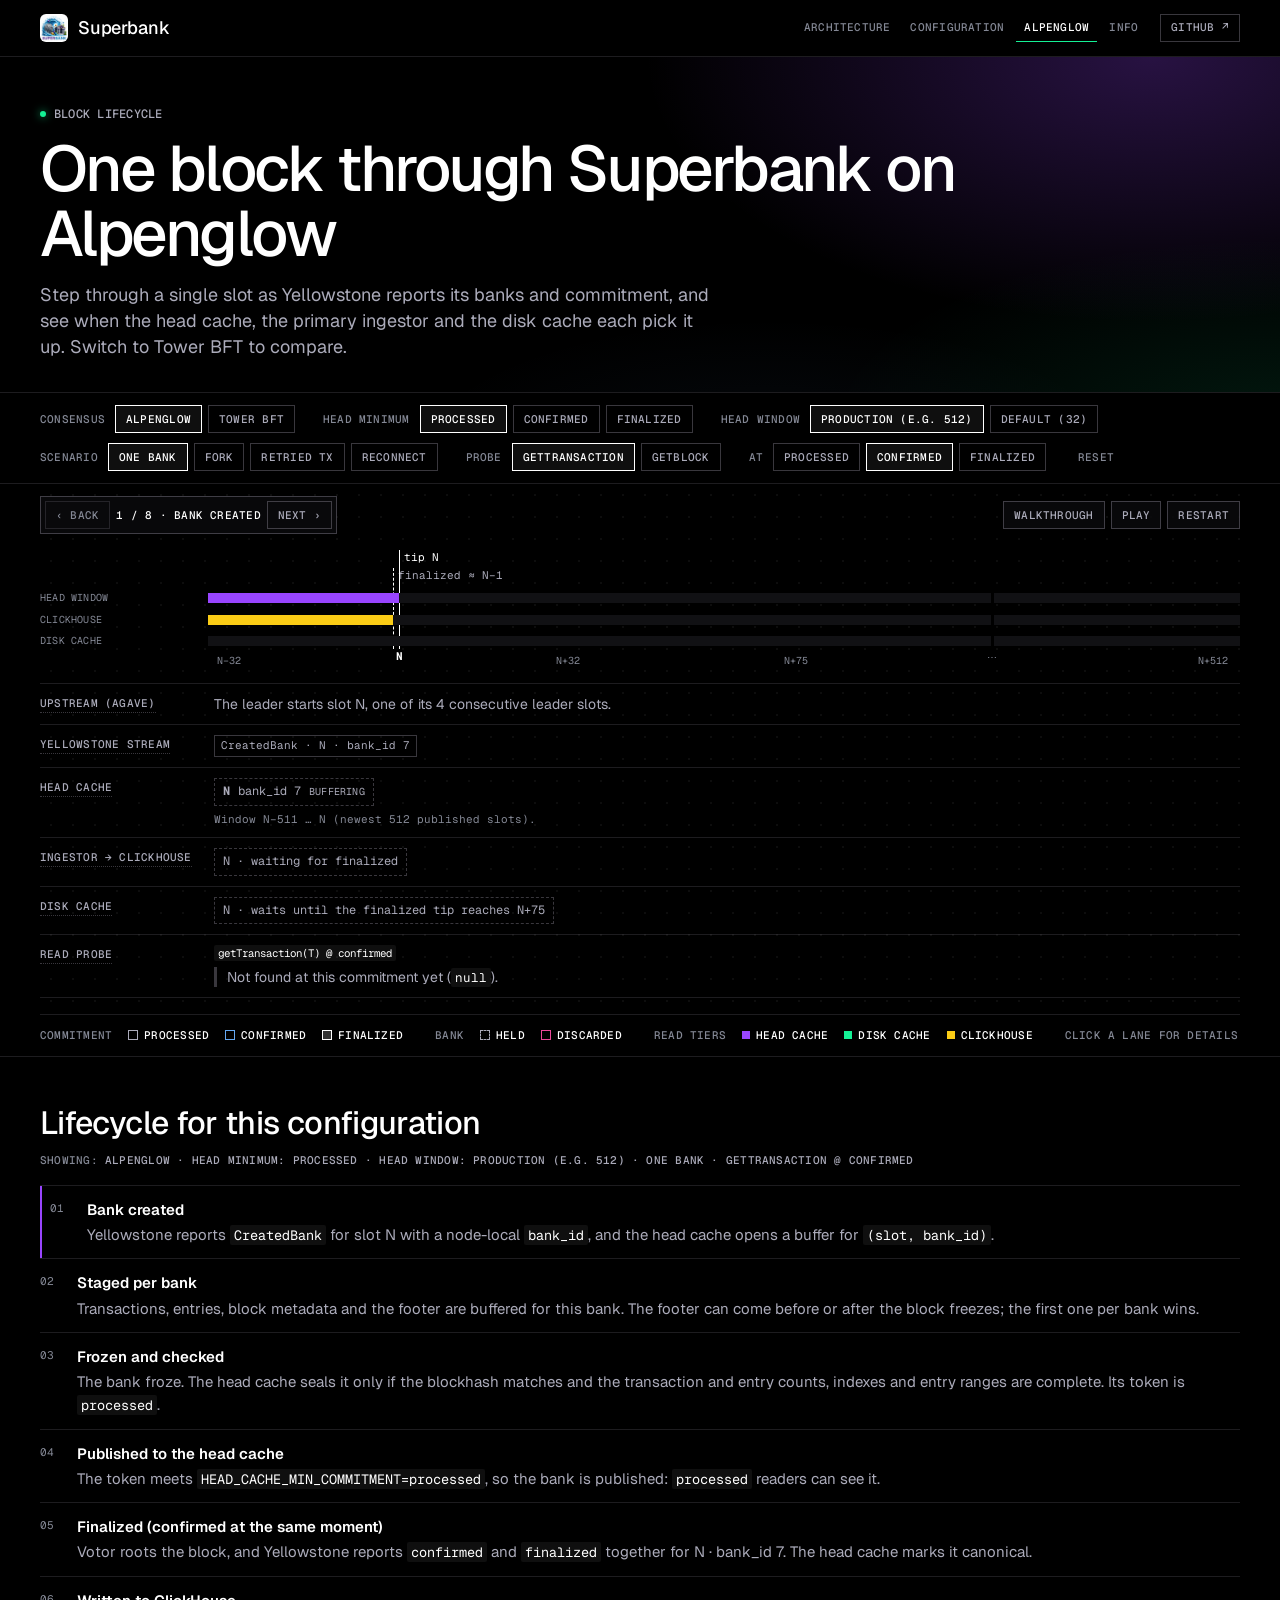
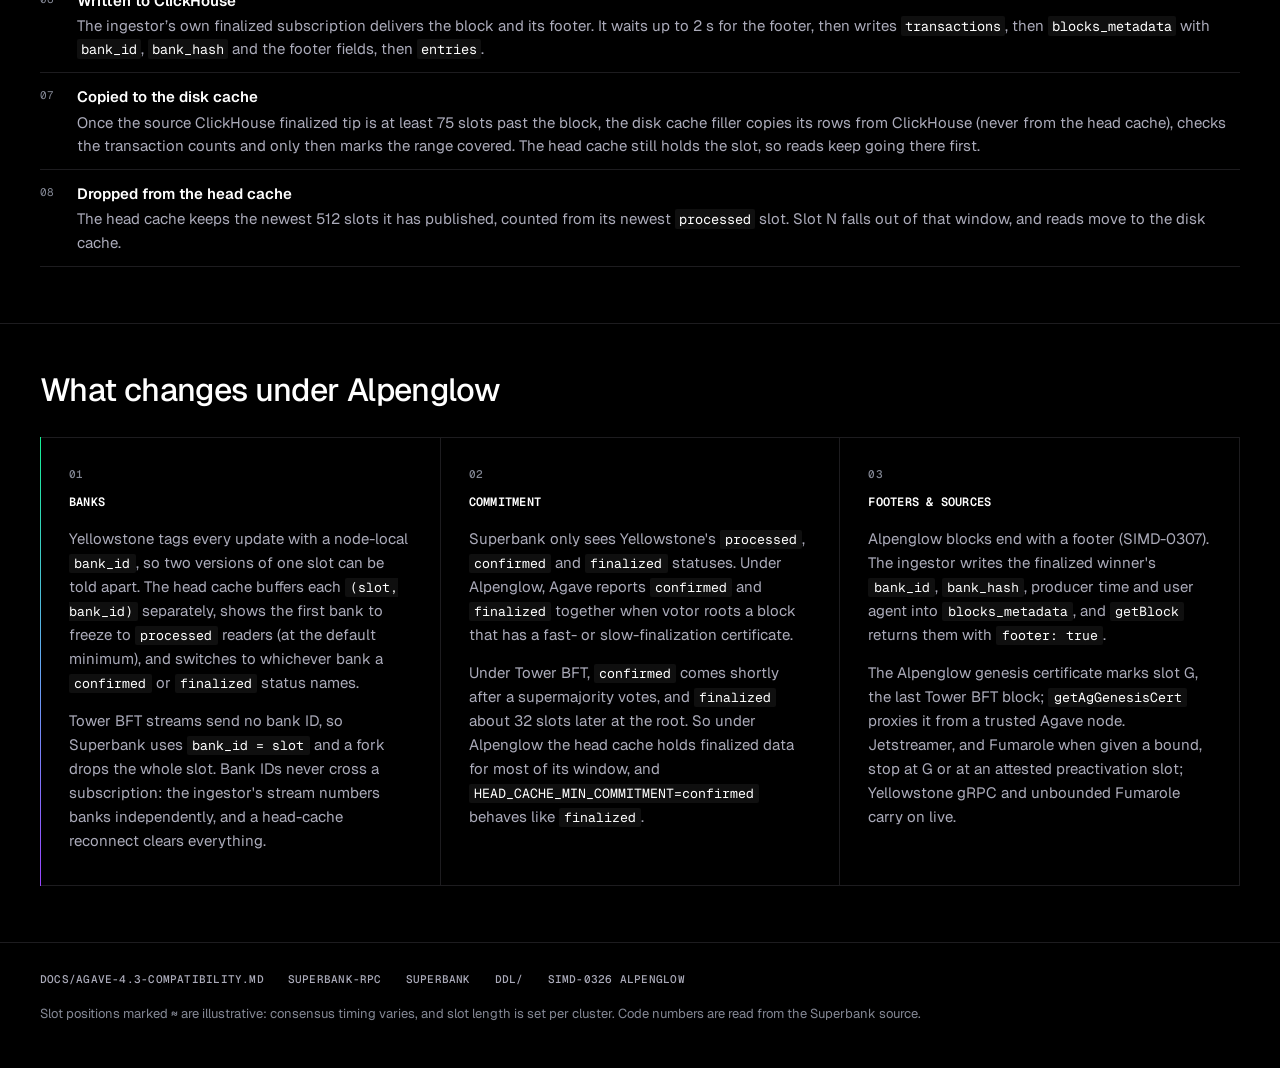
<file: site/alpenglow.html>
<!doctype html>
<html lang="en">
<head>
  <meta charset="utf-8">
  <meta name="viewport" content="width=device-width, initial-scale=1">
  <title>Superbank on Alpenglow</title>
  <meta name="description" content="Follow one block through Superbank under Alpenglow and Tower BFT: banks, confirmation levels, and when the block reaches the head cache, the primary ingestor and the disk cache.">
  <meta name="color-scheme" content="dark">
  <meta name="theme-color" content="#000000">
  <link rel="icon" type="image/png" href="assets/superbank.png">
  <link rel="preconnect" href="https://fonts.googleapis.com">
  <link rel="preconnect" href="https://fonts.gstatic.com" crossorigin>
  <link rel="stylesheet" href="https://fonts.googleapis.com/css2?family=Geist:wght@400;500;600&family=Geist+Mono:wght@400;500;700&display=swap">
  <link rel="stylesheet" href="styles.css">
  <link rel="stylesheet" href="alpenglow.css">
  <script type="module" src="js/alpenglow-page.js"></script>
</head>
<body class="ag-page">
  <!-- A hash-based skip link would collide with the state hash, so this is a button wired up in alpenglow-page.js. -->
  <button type="button" id="skip-summary" class="skip-link">Skip to the lifecycle summary</button>

  <header class="site-header">
    <div class="wrap site-header__inner">
      <img class="brand__logo" src="assets/superbank.png" alt="" width="28" height="28">
      <p class="brand__name">Superbank</p>
      <nav class="site-nav" aria-label="Site">
        <a class="site-nav__link" href="./">Architecture</a>
        <a class="site-nav__link" href="config.html">Configuration</a>
        <a class="site-nav__link" href="alpenglow.html" aria-current="page">Alpenglow</a>
        <a class="site-nav__link" href="info.html">Info</a>
      </nav>
      <a class="chip-link" href="https://github.com/solana-rpc/superbank" target="_blank" rel="noopener noreferrer">GitHub ↗</a>
    </div>
  </header>

  <section class="hero" aria-labelledby="hero-title">
    <div class="wrap hero__inner">
      <p class="eyebrow"><span class="eyebrow__dot" aria-hidden="true"></span>Block lifecycle</p>
      <h1 id="hero-title" class="hero__title">One block through Superbank on Alpenglow</h1>
      <p class="hero__lead">Step through a single slot as Yellowstone reports its banks and commitment, and see when the head cache, the primary ingestor and the disk cache each pick it up. Switch to Tower BFT to compare.</p>
    </div>
  </section>

  <!-- Direct child of body: position: sticky only holds inside its parent. -->
  <section id="controls" aria-label="Configure the lifecycle">
    <div class="wrap">
      <details id="controls-details" class="controls" open>
        <summary class="controls__summary">
          <span class="controls__summary-label">Configure</span>
          <span class="controls__summary-state" id="controls-state"></span>
        </summary>
        <div class="controls__body">
          <div class="controls__groups" id="controls-groups"></div>
          <button type="button" id="reset-config" class="link-button">Reset</button>
        </div>
      </details>
    </div>
  </section>

  <main>
    <div class="stage-band">
    <div class="wrap stage" id="stage">
      <div class="stage__main">
        <!-- On wide screens #panel is a drawer inside this box; on phones the box
             dissolves and the panel stacks below the legend. -->
        <div class="stage__canvas">
          <div class="stage__view" id="stage-view">
            <div id="timeline" class="ag-timeline" aria-describedby="summary"></div>
            <div id="scene-actions" class="scene-actions">
              <button type="button" id="walkthrough" class="btn btn--overlay" aria-pressed="false">Walkthrough</button>
              <button type="button" id="play" class="btn btn--overlay" aria-pressed="false">Play</button>
              <button type="button" id="restart" class="btn btn--overlay">Restart</button>
            </div>
            <!-- Steps through the lifecycle for this configuration; wired up in alpenglow-page.js. -->
            <div id="walk-bar" class="walk-bar" role="group" aria-label="Lifecycle steps">
              <div class="walk-bar__nav">
                <button type="button" id="walk-prev" class="btn btn--overlay"><span aria-hidden="true">‹ </span>Back</button>
                <p id="walk-status" class="walk-bar__status"></p>
                <button type="button" id="walk-next" class="btn btn--overlay">Next<span aria-hidden="true"> ›</span></button>
              </div>
            </div>
          </div>

          <aside id="panel" class="panel" aria-label="Details" tabindex="-1"></aside>
        </div>

        <div class="legend-row">
          <div id="legend" class="legend" role="group" aria-label="Legend">
            <ul class="legend__list" aria-label="Commitment">
              <li><span class="ag-swatch ag-swatch--processed"></span>Processed</li>
              <li><span class="ag-swatch ag-swatch--confirmed"></span>Confirmed</li>
              <li><span class="ag-swatch ag-swatch--finalized"></span>Finalized</li>
            </ul>
            <ul class="legend__list" aria-label="Bank">
              <li><span class="ag-swatch ag-swatch--held"></span>Held</li>
              <li><span class="ag-swatch ag-swatch--discarded"></span>Discarded</li>
            </ul>
            <ul class="legend__list" aria-label="Read tiers">
              <li><span class="swatch swatch--head"></span>Head cache</li>
              <li><span class="swatch swatch--disk"></span>Disk cache</li>
              <li><span class="swatch swatch--clickhouse"></span>ClickHouse</li>
            </ul>
          </div>
          <p class="legend-row__hint">Click a lane for details</p>
        </div>
        <!-- Announces the step and selection; the drawer itself is not a live region. -->
        <div id="panel-status" class="sr-only" role="status"></div>
      </div>
    </div>
    </div>

    <section id="summary" class="band" aria-labelledby="summary-title" tabindex="-1">
      <div class="wrap band__inner">
        <h2 id="summary-title">Lifecycle for this configuration</h2>
        <p class="summary__config" id="summary-config"></p>
        <ol class="ag-steps" id="summary-body"></ol>
        <noscript>
          <p class="notice">The interactive timeline needs JavaScript. In short, on Alpenglow with the defaults:</p>
          <ol class="ag-steps">
            <li>Yellowstone reports a new bank for slot N with a node-local <code>bank_id</code>; the head cache buffers it.</li>
            <li>The bank freezes and passes the completeness check; at <code>processed</code> it is published to the head cache.</li>
            <li>Votor roots the block once it has a finalization certificate; Yellowstone reports <code>confirmed</code> and <code>finalized</code> together.</li>
            <li>The ingestor's own finalized subscription writes it to ClickHouse, with the footer fields in <code>blocks_metadata</code>.</li>
            <li>When the finalized tip is at least 75 slots past it, the disk cache copies it from ClickHouse.</li>
            <li>The head cache keeps answering first until the slot leaves its window: several hundred slots or more in production (the code default of 32 is a development size). Reads then come from the disk cache.</li>
          </ol>
        </noscript>
      </div>
    </section>

    <section class="band" aria-labelledby="story-title">
      <div class="wrap band__inner">
        <h2 id="story-title">What changes under Alpenglow</h2>
        <div class="cells">
          <article class="cell">
            <span class="cell__index" aria-hidden="true">01</span>
            <h3 class="cell__title">Banks</h3>
            <p>Yellowstone tags every update with a node-local <code>bank_id</code>, so two versions of one slot can be told apart. The head cache buffers each <code>(slot, bank_id)</code> separately, shows the first bank to freeze to <code>processed</code> readers (at the default minimum), and switches to whichever bank a <code>confirmed</code> or <code>finalized</code> status names.</p>
            <p>Tower BFT streams send no bank ID, so Superbank uses <code>bank_id = slot</code> and a fork drops the whole slot. Bank IDs never cross a subscription: the ingestor's stream numbers banks independently, and a head-cache reconnect clears everything.</p>
          </article>
          <article class="cell">
            <span class="cell__index" aria-hidden="true">02</span>
            <h3 class="cell__title">Commitment</h3>
            <p>Superbank only sees Yellowstone's <code>processed</code>, <code>confirmed</code> and <code>finalized</code> statuses. Under Alpenglow, Agave reports <code>confirmed</code> and <code>finalized</code> together when votor roots a block that has a fast- or slow-finalization certificate.</p>
            <p>Under Tower BFT, <code>confirmed</code> comes shortly after a supermajority votes, and <code>finalized</code> about 32 slots later at the root. So under Alpenglow the head cache holds finalized data for most of its window, and <code>HEAD_CACHE_MIN_COMMITMENT=confirmed</code> behaves like <code>finalized</code>.</p>
          </article>
          <article class="cell">
            <span class="cell__index" aria-hidden="true">03</span>
            <h3 class="cell__title">Footers &amp; sources</h3>
            <p>Alpenglow blocks end with a footer (SIMD-0307). The ingestor writes the finalized winner's <code>bank_id</code>, <code>bank_hash</code>, producer time and user agent into <code>blocks_metadata</code>, and <code>getBlock</code> returns them with <code>footer: true</code>.</p>
            <p>The Alpenglow genesis certificate marks slot G, the last Tower BFT block; <code>getAgGenesisCert</code> proxies it from a trusted Agave node. Jetstreamer, and Fumarole when given a bound, stop at G or at an attested preactivation slot; Yellowstone gRPC and unbounded Fumarole carry on live.</p>
          </article>
        </div>
      </div>
    </section>
  </main>

  <footer class="site-footer">
    <div class="wrap">
      <ul class="site-footer__links">
        <li><a href="https://github.com/solana-rpc/superbank/blob/main/docs/agave-4.3-compatibility.md" target="_blank" rel="noopener noreferrer">docs/agave-4.3-compatibility.md</a></li>
        <li><a href="https://github.com/solana-rpc/superbank/blob/main/crates/superbank-rpc/README.md" target="_blank" rel="noopener noreferrer">superbank-rpc</a></li>
        <li><a href="https://github.com/solana-rpc/superbank/blob/main/crates/superbank/README.md" target="_blank" rel="noopener noreferrer">superbank</a></li>
        <li><a href="https://github.com/solana-rpc/superbank/blob/main/ddl/README.md" target="_blank" rel="noopener noreferrer">ddl/</a></li>
        <li><a href="https://github.com/solana-foundation/solana-improvement-documents/blob/f1f6c8b05dc205552d3c290a854a438392701107/proposals/0326-alpenglow.md" target="_blank" rel="noopener noreferrer">SIMD-0326 Alpenglow</a></li>
      </ul>
      <p class="site-footer__note">Slot positions marked ≈ are illustrative: consensus timing varies, and slot length is set per cluster. Code numbers are read from the Superbank source.</p>
    </div>
  </footer>
</body>
</html>
</file>
<file: site/styles.css>
/* Superbank architecture explorer.
   Dark only, styled after solana.com/data: black page, hairline rules, square
   mono chips and cells, Geist type. Mobile-first; the stage gains its overlay
   drawer at 900px. Particle and tier colours match scene.js. This page uses
   Solana's palette and gradient but not its logo, and is not affiliated with
   or endorsed by Solana Foundation. */

:root {
  color-scheme: dark;

  --bg: #000000;
  --surface: #0a0a0c;
  --surface-2: #111114;
  --line: rgba(236, 228, 253, 0.12);
  --line-strong: rgba(236, 228, 253, 0.24);
  --text: #ffffff;
  --text-2: #ababba;
  --text-3: #848895;

  --purple: #9945ff;
  --green: #14f195;
  --blue: #64a8f2;
  --orange: #f59e0b;
  --yellow: #facc15;
  --pink: #ec4899;
  --meta: #ababba;
  --amber: #f59e0b;
  --gradient: linear-gradient(225deg, #14f195 16.12%, #64a8f2 49.58%, #9945ff 83.36%);
  --gradient-v: linear-gradient(180deg, #14f195, #64a8f2 50%, #9945ff);

  --code-bg: rgba(255, 255, 255, 0.06);
  --grid-dot: rgba(255, 255, 255, 0.05);
  --label-bg: rgba(10, 10, 12, 0.88);

  --gutter: 16px;
  --wrap: 1360px;
  --bar-h: 64px;
  --stage-h: clamp(300px, 55vh, 560px);
  --drawer-w: 360px;
  --font: 'Geist', ui-sans-serif, system-ui, -apple-system, 'Segoe UI', sans-serif;
  --mono: 'Geist Mono', ui-monospace, SFMono-Regular, Menlo, monospace;
}

*,
*::before,
*::after {
  box-sizing: border-box;
}

[hidden] {
  display: none !important;
}

html {
  -webkit-text-size-adjust: 100%;
  scroll-padding-top: var(--bar-h);
}

body {
  margin: 0;
  background: var(--bg);
  color: var(--text-2);
  font-family: var(--font);
  font-size: 15px;
  line-height: 1.55;
  overflow-x: clip;
  -webkit-font-smoothing: antialiased;
}

::selection {
  background: rgba(153, 69, 255, 0.5);
  color: #fff;
}

h1,
h2,
h3,
p,
ul,
ol {
  margin: 0;
}

h1,
h2,
h3 {
  color: var(--text);
  font-weight: 500;
}

a {
  color: var(--green);
  text-underline-offset: 3px;
}

a:hover {
  text-decoration-thickness: 2px;
}

code {
  padding: 0.08em 0.4em;
  border-radius: 2px;
  background: var(--code-bg);
  color: var(--text);
  font-family: var(--mono);
  font-size: 0.88em;
  overflow-wrap: anywhere;
}

code.is-token {
  white-space: nowrap;
}

:focus-visible {
  outline: 2px solid var(--green);
  outline-offset: 2px;
}

.wrap {
  width: 100%;
  max-width: calc(var(--wrap) + 2 * var(--gutter));
  margin-inline: auto;
  padding-inline: var(--gutter);
}

@media (min-width: 700px) {
  :root {
    --gutter: 40px;
  }
}

.sr-only {
  position: absolute;
  width: 1px;
  height: 1px;
  margin: -1px;
  padding: 0;
  overflow: hidden;
  clip: rect(0 0 0 0);
  clip-path: inset(50%);
  white-space: nowrap;
  border: 0;
}

/* Mono, uppercase, tiny: labels, chips, legend, indices. */
.mono-label,
.eyebrow,
.ctl-group__label,
.ctl-option,
.ctl-toggle,
.btn--overlay,
.chip-link,
.link-button,
.legend,
.legend-row__hint,
.cell__index,
.cell__title,
.summary__config::before,
.summary__config,
.panel__subtitle,
.panel__h,
.site-footer__links,
.zone-label {
  font-family: var(--mono);
  font-size: 11px;
  font-weight: 500;
  letter-spacing: 0.02em;
  text-transform: uppercase;
}

/* --- Skip link --------------------------------------------------------- */

.skip-link {
  position: absolute;
  top: -60px;
  left: 8px;
  z-index: 100;
  padding: 8px 12px;
  border: 1px solid var(--line-strong);
  background: var(--surface);
  color: var(--text);
  font: inherit;
  font-size: 13px;
  cursor: pointer;
}

.skip-link:focus {
  top: 8px;
}

/* --- Header ------------------------------------------------------------ */

.site-header {
  border-bottom: 1px solid var(--line);
}

.site-header__inner {
  display: flex;
  align-items: center;
  gap: 10px;
  height: 56px;
}

.brand__logo {
  flex: none;
  width: 28px;
  height: 28px;
  border-radius: 6px;
  object-fit: contain;
}

.brand__name {
  color: var(--text);
  font-size: 18px;
  font-weight: 500;
  letter-spacing: -0.01em;
  line-height: 1;
}

.chip-link {
  display: inline-flex;
  align-items: center;
  height: 28px;
  margin-left: auto;
  padding: 0 10px;
  border: 1px solid var(--line-strong);
  color: var(--text-2);
  text-decoration: none;
  transition: color 0.12s ease, border-color 0.12s ease;
}

.chip-link:hover {
  border-color: rgba(255, 255, 255, 0.4);
  color: var(--text);
}

/* --- Hero -------------------------------------------------------------- */

.hero {
  position: relative;
  isolation: isolate;
  overflow: hidden;
  border-bottom: 1px solid var(--line);
}

/* A restrained take on the solana.com aurora: two soft glows, no imagery. */
.hero::before {
  content: '';
  position: absolute;
  inset: 0;
  z-index: -1;
  background:
    radial-gradient(55% 110% at 90% 0%, rgba(153, 69, 255, 0.26), transparent 72%),
    radial-gradient(50% 80% at 100% 110%, rgba(20, 241, 149, 0.1), transparent 70%),
    radial-gradient(40% 60% at 60% 120%, rgba(100, 168, 242, 0.06), transparent 70%);
}

.hero__inner {
  padding-block: 32px 24px;
}

.eyebrow {
  display: flex;
  align-items: center;
  gap: 8px;
  color: var(--text-2);
  font-size: 12px;
}

.eyebrow__dot {
  flex: none;
  width: 6px;
  height: 6px;
  border-radius: 50%;
  background: var(--green);
  box-shadow: 0 0 8px rgba(20, 241, 149, 0.7);
}

.hero__title {
  margin-top: 12px;
  font-size: clamp(40px, 5.5vw, 64px);
  font-weight: 500;
  letter-spacing: -0.04em;
  line-height: 1.02;
}

.hero__lead {
  max-width: 680px;
  margin-top: 16px;
  color: var(--text-2);
  font-size: 16px;
  line-height: 1.45;
  text-wrap: pretty;
}

.nowrap {
  white-space: nowrap;
}

@media (min-width: 700px) {
  .hero__lead {
    font-size: 18px;
  }
}

/* --- Selector bar ------------------------------------------------------ */

#controls {
  position: sticky;
  top: 0;
  z-index: 30;
  background: var(--bg);
  border-bottom: 1px solid var(--line);
}

/* Mobile: a collapsed "Configure" bar; the groups drop down over the page. */
.controls__summary {
  display: flex;
  align-items: center;
  gap: 12px;
  min-height: 48px;
  padding-block: 8px;
  list-style: none;
  cursor: pointer;
}

.controls__summary::-webkit-details-marker {
  display: none;
}

.controls__summary::after {
  content: '';
  flex: none;
  width: 7px;
  height: 7px;
  margin-left: auto;
  border-right: 1.5px solid var(--text-2);
  border-bottom: 1.5px solid var(--text-2);
  transform: translateY(-2px) rotate(45deg);
  transition: transform 0.15s ease;
}

details[open] > .controls__summary::after {
  transform: translateY(2px) rotate(-135deg);
}

.controls__summary-label {
  flex: none;
  color: var(--text);
  font-family: var(--mono);
  font-size: 11px;
  font-weight: 700;
  letter-spacing: 0.02em;
  text-transform: uppercase;
}

.controls__summary-state {
  min-width: 0;
  overflow: hidden;
  color: var(--text-3);
  font-family: var(--mono);
  font-size: 11px;
  letter-spacing: 0.02em;
  text-overflow: ellipsis;
  text-transform: uppercase;
  white-space: nowrap;
}

.controls__body {
  position: absolute;
  top: 100%;
  left: 0;
  right: 0;
  max-height: 70vh;
  max-height: 70dvh;
  padding: 16px var(--gutter) 20px;
  overflow-y: auto;
  background: var(--bg);
  border-bottom: 1px solid var(--line-strong);
  box-shadow: 0 18px 30px -10px rgba(0, 0, 0, 0.9);
}

.controls__groups {
  display: flex;
  flex-direction: column;
  gap: 16px;
}

.ctl-group {
  display: flex;
  flex-direction: column;
  gap: 8px;
  min-width: 0;
}

.ctl-group__label {
  color: var(--text-3);
}

/* Native inputs stay in the accessibility tree; only their labels are drawn. */
.ctl-input {
  position: absolute;
  width: 1px;
  height: 1px;
  margin: -1px;
  padding: 0;
  overflow: hidden;
  clip: rect(0 0 0 0);
  clip-path: inset(50%);
  white-space: nowrap;
  border: 0;
}

.segmented,
.toggles {
  position: relative;
  display: flex;
  flex-wrap: wrap;
  gap: 6px;
  min-width: 0;
}

.toggle {
  position: relative;
}

.ctl-option,
.ctl-toggle {
  display: inline-flex;
  align-items: center;
  gap: 8px;
  height: 28px;
  padding: 0 10px;
  border: 1px solid var(--line-strong);
  color: var(--text-2);
  line-height: 1;
  white-space: nowrap;
  cursor: pointer;
  user-select: none;
  transition: color 0.12s ease, border-color 0.12s ease, background-color 0.12s ease;
}

.ctl-option:hover,
.ctl-toggle:hover {
  border-color: rgba(255, 255, 255, 0.4);
  color: var(--text);
}

.ctl-input:checked + .ctl-option,
.ctl-input:checked + .ctl-toggle {
  border-color: #fff;
  background: rgba(255, 255, 255, 0.06);
  color: var(--text);
}

.ctl-input:focus-visible + .ctl-option,
.ctl-input:focus-visible + .ctl-toggle {
  outline: 2px solid var(--green);
  outline-offset: 2px;
}

/* Flag chips lead with an 8px square, like the PROVIDERS row on /data. */
.ctl-toggle__sq {
  flex: none;
  width: 8px;
  height: 8px;
  border: 1px solid var(--text-3);
  transition: background-color 0.12s ease, border-color 0.12s ease;
}

.ctl-input:checked + .ctl-toggle .ctl-toggle__sq {
  border-color: var(--flag, var(--green));
  background: var(--flag, var(--green));
}

.ctl-toggle--head {
  --flag: #9945ff;
}

.ctl-toggle--disk {
  --flag: #14f195;
}

.ctl-toggle--stream {
  --flag: #64a8f2;
}

.ctl-toggle--verify {
  --flag: #14f195;
}

.link-button {
  align-self: flex-start;
  height: 28px;
  padding: 0 4px;
  border: 0;
  background: none;
  color: var(--text-3);
  cursor: pointer;
  transition: color 0.12s ease;
}

.link-button:hover {
  color: var(--text);
}

@media (pointer: coarse) {
  .ctl-option,
  .ctl-toggle {
    height: 36px;
  }
}

/* --- Stage ------------------------------------------------------------- */

.stage-band {
  border-bottom: 1px solid var(--line);
}

.stage {
  padding-block: 0;
}

.stage__main {
  display: flex;
  flex-direction: column;
  min-width: 0;
}

/* Phones: transparent wrapper, so the view, legend row and panel stack in order. */
.stage__canvas {
  display: contents;
}

.stage__view {
  position: relative;
  display: flex;
  flex-direction: column;
  height: var(--stage-h);
  overflow: hidden;
  background-image: radial-gradient(var(--grid-dot) 1px, transparent 1px);
  background-size: 22px 22px;
}

.is-fallback .stage__view {
  height: auto;
}

.is-fallback .panel,
.is-fallback .legend-row {
  display: none;
}

/* isolation keeps the labels' z-index values inside the scene so the overlay
   buttons always paint above them. */
#scene {
  position: relative;
  isolation: isolate;
  flex: 1 1 0;
  width: 100%;
  min-height: 0;
}

#scene canvas {
  display: block;
}

/* Phones: a toolbar strip above the canvas so the buttons never cover labels. */
.scene-actions {
  z-index: 20;
  display: flex;
  order: -1;
  justify-content: flex-end;
  gap: 6px;
  padding: 8px 0;
  border-bottom: 1px solid var(--line);
}

.btn {
  cursor: pointer;
}

.btn--overlay {
  height: 28px;
  padding: 0 10px;
  border: 1px solid var(--line-strong);
  background: var(--label-bg);
  color: var(--text-2);
  line-height: 1;
  transition: color 0.12s ease, border-color 0.12s ease, background-color 0.12s ease;
}

.btn--overlay:hover {
  border-color: rgba(255, 255, 255, 0.4);
  color: var(--text);
}

/* The one control to press first: Walkthrough, and Next once it runs. Comes
   before the pressed and disabled rules so those still win on the same button. */
.btn--accent {
  border-color: var(--green);
  background: var(--green);
  color: #000;
}

.btn--accent:hover {
  border-color: #5cf7b9;
  background: #5cf7b9;
  color: #000;
}

/* Set by main.js when nobody has touched the explorer for a few seconds.
   The ring stays within the 8px phone toolbar padding, so the stage's
   overflow: hidden does not clip it. */
.btn--accent.is-nudging {
  animation: nudge 1.4s ease-out 3;
}

@keyframes nudge {
  from {
    box-shadow: 0 0 0 0 rgba(20, 241, 149, 0.7);
  }

  to {
    box-shadow: 0 0 0 8px rgba(20, 241, 149, 0);
  }
}

/* The global reduced-motion rule cuts the pulse to nothing; show a still ring. */
@media (prefers-reduced-motion: reduce) {
  .btn--accent.is-nudging {
    box-shadow: 0 0 0 3px rgba(20, 241, 149, 0.45);
  }
}

.btn--overlay[aria-pressed='true'] {
  border-color: #fff;
  background: rgba(255, 255, 255, 0.1);
  color: var(--text);
}

.btn--overlay:disabled {
  border-color: var(--line);
  color: var(--text-3);
  cursor: default;
}

/* Walkthrough bar. Phones: pinned to the bottom of the screen, because the
   step text sits below the canvas and you scroll down to read it. Under the
   sticky selector bar (z-index 30) so its drop-down still covers it. */
.walk-bar {
  position: fixed;
  right: 0;
  bottom: 0;
  left: 0;
  z-index: 20;
  display: flex;
  flex-wrap: wrap;
  align-items: center;
  justify-content: center;
  gap: 8px 16px;
  padding: 8px var(--gutter);
  border-top: 1px solid var(--line-strong);
  background: var(--bg);
}

/* Keeps the end of the page clear of the pinned bar; main.js sets the height
   (0 while the bar is hidden). */
@media (max-width: 899px) {
  body {
    padding-bottom: var(--walk-bar-h, 0px);
  }
}

.walk-bar__nav,
.walk-bar__order {
  display: flex;
  align-items: center;
  gap: 6px;
}

.walk-bar__status {
  min-width: 19ch;
  color: var(--text);
  font-family: var(--mono);
  font-size: 11px;
  font-variant-numeric: tabular-nums;
  font-weight: 500;
  letter-spacing: 0.02em;
  text-align: center;
  text-transform: uppercase;
  white-space: nowrap;
}

.walk-bar__label {
  color: var(--text-3);
  font-family: var(--mono);
  font-size: 11px;
  font-weight: 500;
  letter-spacing: 0.02em;
  text-transform: uppercase;
}

.walk-bar__exit {
  width: 28px;
  padding: 0;
  font-size: 16px;
}

/* The only rounded element on the page: the solana.com "Get started" pill. */
.btn--primary {
  padding: 10px 20px;
  border: 0;
  border-radius: 999px;
  background: #fff;
  color: #000;
  font-family: var(--font);
  font-size: 14px;
  font-weight: 500;
  line-height: 1;
  transition: background-color 0.12s ease;
}

.btn--primary:hover {
  background: #d9d9de;
}

.scene-loading {
  position: absolute;
  inset: 0;
  z-index: 1;
  display: grid;
  place-items: center;
  color: var(--text-3);
  font-family: var(--mono);
  font-size: 11px;
  letter-spacing: 0.02em;
  text-transform: uppercase;
  pointer-events: none;
}

.scene-fallback {
  padding: 24px 0;
  color: var(--text-2);
  font-size: 15px;
}

/* Legend: like the PROVIDERS row on /data. */
.legend-row {
  order: 1;
  display: flex;
  flex-wrap: wrap;
  align-items: center;
  gap: 8px 32px;
  padding-block: 12px;
  border-top: 1px solid var(--line);
}

.legend {
  display: flex;
  flex-wrap: wrap;
  gap: 8px 32px;
  color: var(--text);
}

.legend-row__hint {
  color: var(--text-3);
}

.legend-row__hint-touch {
  display: none;
}

@media (pointer: coarse) {
  .legend-row__hint-mouse {
    display: none;
  }

  .legend-row__hint-touch {
    display: inline;
  }
}

.legend__list {
  display: flex;
  flex-wrap: wrap;
  align-items: center;
  gap: 6px 16px;
  padding: 0;
  list-style: none;
}

.legend__list::before {
  content: attr(aria-label);
  color: var(--text-3);
}

.legend__list li {
  display: inline-flex;
  align-items: center;
  gap: 6px;
  font-weight: 500;
}

.swatch {
  flex: none;
  width: 8px;
  height: 8px;
}

.swatch--block {
  background: #9945ff;
}

.swatch--rows {
  background: #64a8f2;
}

.swatch--index {
  background: #14f195;
}

.swatch--parquet {
  background: #f59e0b;
}

.swatch--query {
  background: #ec4899;
}

.swatch--meta {
  background: #ababba;
}

/* A hollow ring: requests start white and take the serving tier's colour. */
.swatch--request {
  border: 1.5px solid #fff;
  border-radius: 50%;
}

.swatch--head {
  background: #9945ff;
}

.swatch--disk {
  background: #14f195;
}

.swatch--clickhouse {
  background: #facc15;
}

/* --- Info panel -------------------------------------------------------- */

.panel {
  order: 2;
  min-width: 0;
  margin-block: 16px;
  padding: 20px;
  overflow-wrap: anywhere;
  background: var(--surface);
  border: 1px solid var(--line-strong);
  border-left: 2px solid transparent;
  /* The gradient edge is painted as a background so it stays put while the
     drawer scrolls. */
  background-image: var(--gradient-v);
  background-origin: border-box;
  background-position: left top;
  background-repeat: no-repeat;
  background-size: 2px 100%;
  background-color: var(--surface);
}

/* Nothing selected: the hint in the legend row says what to do. */
.panel:not(.has-content) {
  display: none;
}

.panel__head {
  display: flex;
  align-items: flex-start;
  justify-content: space-between;
  gap: 12px;
}

.panel__title {
  font-size: 20px;
  font-weight: 500;
  letter-spacing: -0.01em;
  line-height: 1.25;
}

.panel__title:focus {
  outline: none;
}

.panel__close {
  display: grid;
  flex: none;
  place-items: center;
  width: 28px;
  height: 28px;
  margin: -2px -4px 0 0;
  padding: 0;
  border: 1px solid var(--line-strong);
  background: none;
  color: var(--text-2);
  font-size: 18px;
  line-height: 1;
  cursor: pointer;
  transition: color 0.12s ease, border-color 0.12s ease;
}

.panel__close:hover {
  border-color: rgba(255, 255, 255, 0.4);
  color: var(--text);
}

.panel__subtitle {
  margin-top: 6px;
  color: var(--text-3);
  line-height: 1.5;
}

.panel p {
  margin-top: 12px;
  font-size: 15px;
  line-height: 1.55;
}

.panel .panel__subtitle {
  margin-top: 6px;
  font-size: 11px;
}

.panel__h {
  margin-top: 22px;
  padding-top: 14px;
  border-top: 1px solid var(--line);
  color: var(--text-3);
  font-weight: 500;
}

/* Rows are laid out as key | value with the note underneath, so long env var
   names never force the panel wider than its box. */
.config {
  width: 100%;
  margin-top: 4px;
  border-collapse: collapse;
}

.config tbody,
.config tr {
  display: block;
}

.config tr {
  display: grid;
  grid-template-columns: fit-content(62%) minmax(0, 1fr);
  gap: 2px 14px;
  padding: 10px 0;
  border-top: 1px solid var(--line);
}

.config tr:first-child {
  border-top: 0;
}

.config th,
.config td {
  min-width: 0;
  padding: 0;
  font-size: 13px;
  font-weight: 400;
  text-align: left;
}

.config th code,
.config td code {
  padding: 0;
  background: none;
  color: var(--text);
  font-size: 12px;
}

.config th code {
  font-weight: 500;
}

.config__value {
  color: var(--text);
  font-family: var(--mono);
  font-size: 12px;
}

.config__note {
  grid-column: 1 / -1;
  color: var(--text-3);
  font-size: 13px;
}

.panel__refs {
  margin-top: 8px;
  padding: 0;
  list-style: none;
}

.panel__refs li {
  padding: 4px 0;
}

.panel__refs a {
  color: var(--green);
  font-family: var(--mono);
  font-size: 12px;
  text-decoration: none;
}

.panel__refs a:hover {
  text-decoration: underline;
}

.panel__refs a::after {
  content: ' ↗';
}

.panel__refs code {
  padding: 0;
  background: none;
  color: inherit;
  font-size: inherit;
}

.panel__action {
  margin-top: 20px;
}

/* --- Sections ---------------------------------------------------------- */

.band {
  border-bottom: 1px solid var(--line);
  scroll-margin-top: var(--bar-h);
}

.band:focus {
  outline: none;
}

.band__inner {
  padding-block: 48px 56px;
}

.band h2 {
  font-size: clamp(26px, 3vw, 32px);
  letter-spacing: -0.02em;
  line-height: 1.15;
}

.summary__config {
  margin-top: 10px;
  color: var(--text-2);
}

.summary__config::before {
  content: 'Showing: ';
  color: var(--text-3);
}

.notice {
  margin-top: 12px;
  padding: 10px 12px;
  border: 1px solid var(--line-strong);
  font-size: 14px;
}

/* A bordered cell grid like the KPI wall on /data: shared hairlines, square
   corners. The container draws top and left, each cell draws right and bottom. */
.cells {
  display: grid;
  grid-template-columns: repeat(auto-fit, minmax(min(100%, 300px), 1fr));
  margin-top: 28px;
  border-top: 1px solid var(--line);
  border-left: 1px solid var(--line);
}

.cell {
  position: relative;
  min-width: 0;
  padding: 24px 20px 28px;
  border-right: 1px solid var(--line);
  border-bottom: 1px solid var(--line);
}

@media (min-width: 700px) {
  .cell {
    padding: 28px 28px 32px;
  }
}

/* The first cell carries the active-card gradient edge, as on /data. */
.cell:first-child::before {
  content: '';
  position: absolute;
  top: -1px;
  bottom: -1px;
  left: -1px;
  width: 1px;
  background: var(--gradient-v);
}

.cell__index {
  display: block;
  color: var(--text-3);
}

.cell__title {
  margin-top: 10px;
  color: var(--text);
  font-size: 12px;
  font-weight: 600;
}

.cell ol {
  margin-top: 16px;
  padding-left: 1.5em;
}

.cell li {
  margin-bottom: 0.7em;
  overflow-wrap: anywhere;
  font-size: 15px;
  line-height: 1.55;
}

.cell li:last-child {
  margin-bottom: 0;
}

.cell li::marker {
  color: var(--text-3);
  font-family: var(--mono);
  font-size: 11px;
}

.cell p {
  margin-top: 14px;
  overflow-wrap: anywhere;
  font-size: 15px;
  line-height: 1.6;
}

.cell__title + p {
  margin-top: 16px;
}

/* --- Footer ------------------------------------------------------------ */

.site-footer {
  padding-block: 28px 44px;
}

.site-footer__links {
  display: flex;
  flex-wrap: wrap;
  gap: 10px 24px;
  padding: 0;
  list-style: none;
}

.site-footer__links a {
  color: var(--text-2);
  text-decoration: none;
  transition: color 0.12s ease;
}

.site-footer__links a:hover {
  color: var(--text);
}

.site-footer__note {
  margin-top: 16px;
  color: var(--text-3);
  font-size: 13px;
}

/* --- Scene labels (DOM created by scene.js) ---------------------------- */
/* No transform, position, clip-path or visibility here: scene.js drives all of
   them per frame, and CSS2DRenderer positions labels with inline transforms. */

.node-label {
  display: inline-flex;
  flex-direction: column;
  align-items: center;
  gap: 2px;
  margin: 0;
  padding: 4px 9px 5px;
  border: 1px solid var(--line-strong);
  border-radius: 0;
  background: var(--label-bg);
  color: var(--text);
  font: inherit;
  line-height: 1.2;
  text-align: center;
  white-space: nowrap;
  cursor: pointer;
  pointer-events: auto;
  user-select: none;
  transition: border-color 0.15s ease, box-shadow 0.15s ease;
}

.node-label__title {
  font-family: var(--font);
  font-size: 12px;
  font-weight: 500;
}

.node-label__sub {
  color: var(--text-3);
  font-family: var(--mono);
  font-size: 10px;
  font-weight: 400;
  letter-spacing: 0.02em;
  text-transform: uppercase;
}

/* scene.js sets data-density on its label overlay when the diorama is small. */
.scene-labels[data-density='compact'] .node-label__sub {
  display: none;
}

.node-label:hover {
  border-color: rgba(255, 255, 255, 0.5);
}

.node-label:focus-visible {
  outline: 2px solid var(--green);
  outline-offset: 2px;
}

.node-label.is-selected {
  border-color: var(--green);
  box-shadow: 0 0 0 1px rgba(20, 241, 149, 0.35);
}

.node-label.is-optional {
  border-style: dashed;
}

.node-label.status-ok .node-label__title::before,
.node-label.status-warn .node-label__title::before,
.node-label.status-info .node-label__title::before {
  content: '';
  display: inline-block;
  width: 7px;
  height: 7px;
  margin-right: 5px;
  border-radius: 50%;
  vertical-align: 1px;
}

.node-label.status-ok .node-label__title::before {
  background: var(--green);
}

.node-label.status-warn .node-label__title::before {
  background: var(--amber);
}

.node-label.status-info .node-label__title::before {
  background: var(--blue);
}

.zone-label {
  color: var(--text-3);
  letter-spacing: 0.08em;
  white-space: nowrap;
  pointer-events: none;
  user-select: none;
}

.edge-tooltip {
  position: absolute;
  z-index: 15;
  max-width: 240px;
  padding: 4px 8px;
  border: 1px solid var(--line-strong);
  background: var(--surface-2);
  color: var(--text);
  font-family: var(--mono);
  font-size: 11px;
  line-height: 1.3;
  white-space: nowrap;
  pointer-events: none;
}

/* --- Wide screens ------------------------------------------------------ */

@media (min-width: 900px) {
  :root {
    --bar-h: 100px;
    /* Tracks the diorama's aspect (it fits to width). The content column stops
       growing at 1360px, so the height stops at the 1440px value too. */
    --stage-h: clamp(420px, min(34vw, 490px), 72vh);
  }

  .hero__inner {
    padding-block: 48px 32px;
  }

  .controls__summary {
    display: none;
  }

  .controls__body {
    position: static;
    display: flex;
    flex-wrap: wrap;
    align-items: center;
    gap: 6px 20px;
    max-height: none;
    padding: 12px 0;
    overflow: visible;
    border-bottom: 0;
    box-shadow: none;
  }

  .controls__groups {
    flex: 1 1 auto;
    flex-direction: row;
    flex-wrap: wrap;
    gap: 10px 28px;
  }

  .ctl-group {
    flex-direction: row;
    align-items: center;
    gap: 10px;
  }

  .link-button {
    align-self: center;
  }

  /* The canvas spans the content width; the info panel is a drawer inside it. */
  .stage__canvas {
    position: relative;
    display: block;
  }

  .stage__view {
    display: block;
  }

  #scene {
    height: 100%;
  }

  .scene-actions {
    position: absolute;
    top: 12px;
    right: 0;
    padding: 0;
    border-bottom: 0;
  }

  .panel {
    position: absolute;
    top: 12px;
    right: 0;
    bottom: 12px;
    z-index: 25;
    width: min(var(--drawer-w), calc(100% - 24px));
    margin: 0;
    overflow-y: auto;
    overscroll-behavior: contain;
    scrollbar-color: rgba(255, 255, 255, 0.2) transparent;
    scrollbar-width: thin;
    background-color: rgba(10, 10, 12, 0.96);
    box-shadow: 0 24px 48px -12px rgba(0, 0, 0, 0.8);
    transition: opacity 0.15s ease, transform 0.15s ease, visibility 0s linear 0s;
  }

  /* Stays laid out (so it can fade) but is inert and invisible when closed. */
  .panel:not(.has-content) {
    display: block;
    visibility: hidden;
    opacity: 0;
    transform: translateX(12px);
    pointer-events: none;
    transition: opacity 0.15s ease, transform 0.15s ease, visibility 0s linear 0.15s;
  }

  /* main.js opens the drawer on the side away from the selected node, with the
     gradient edge on the side facing the scene. */
  .stage[data-side='left'] .panel {
    right: auto;
    left: 0;
    border-right: 2px solid transparent;
    border-left: 1px solid var(--line-strong);
    background-position: right top;
  }

  .stage[data-side='left'] .panel:not(.has-content) {
    transform: translateX(-12px);
  }

  /* Keep Pause / Reset view clear of an open right-hand drawer. */
  .stage.is-drawer-open:not([data-side='left']) .scene-actions {
    right: calc(var(--drawer-w) + 12px);
  }

  /* Over the bottom of the canvas, centred in the space the drawer leaves.
     Gaps between the controls let drags through to the scene. */
  .walk-bar {
    position: absolute;
    right: 0;
    bottom: 12px;
    left: 0;
    padding: 0;
    border-top: 0;
    background: none;
    pointer-events: none;
  }

  .walk-bar > * {
    padding: 4px;
    border: 1px solid var(--line-strong);
    background: var(--label-bg);
    pointer-events: auto;
  }

  .walk-bar > .walk-bar__exit {
    width: 38px;
    height: 38px;
    padding: 0;
  }

  .walk-bar__label {
    padding-left: 6px;
  }

  .stage.is-drawer-open:not([data-side='left']) .walk-bar {
    right: calc(var(--drawer-w) + 12px);
  }
}

/* A tall sticky bar would eat short windows. */
@media (min-width: 900px) and (max-height: 720px) {
  #controls {
    position: static;
  }
}

/* Short desktop windows: tighten the hero so the stage is above the fold. */
@media (min-width: 900px) and (max-height: 860px) {
  .hero__inner {
    padding-block: 32px 24px;
  }
}

@media (prefers-reduced-motion: reduce) {
  *,
  *::before,
  *::after {
    scroll-behavior: auto !important;
    transition-duration: 0.01ms !important;
    animation-duration: 0.01ms !important;
  }
}

/* --- Site nav (both pages) ------------------------------------------------ */

.site-nav {
  display: flex;
  gap: 4px;
  margin-left: auto;
}

.site-nav + .chip-link {
  margin-left: 4px;
}

.site-nav__link {
  display: inline-flex;
  align-items: center;
  height: 28px;
  padding: 0 8px;
  color: var(--text-3);
  font-family: var(--mono);
  font-size: 11px;
  font-weight: 500;
  letter-spacing: 0.02em;
  text-decoration: none;
  text-transform: uppercase;
}

.site-nav__link:hover,
.site-nav__link[aria-current='page'] {
  color: var(--text);
}

.site-nav__link[aria-current='page'] {
  box-shadow: inset 0 -1px 0 var(--green);
}

/* Phones: the logo, name and GitHub chip keep the first row and the four
   page links take a full-width second row. The nav scrolls sideways only if
   a very narrow screen still cannot fit it. */
@media (max-width: 519px) {
  .site-header__inner {
    flex-wrap: wrap;
    row-gap: 4px;
    height: auto;
    padding-block: 12px 6px;
  }

  .site-nav {
    order: 3;
    flex: 1 0 100%;
    justify-content: space-between;
    margin-left: 0;
    overflow-x: auto;
    scrollbar-width: none;
  }

  .site-nav::-webkit-scrollbar {
    display: none;
  }

  .site-nav__link {
    flex: none;
    padding: 0 4px;
    letter-spacing: 0;
  }

  .site-nav__link:first-child {
    padding-left: 0;
  }

  .site-nav__link:last-child {
    padding-right: 0;
  }

  .site-nav + .chip-link {
    margin-left: auto;
  }
}

/* --- Config reference ------------------------------------------------------
   config.html. Component tones match the process colours in scene.js and
   are drawn filled; Cargo feature tones match the explorer's feature toggles
   and are drawn outlined, so a purple superbank chip never reads as the
   purple head-cache chip. Chips always carry their text. */

.chip--c-superbank { --tone: #9945ff; --tone-bg: rgba(153, 69, 255, 0.2); }
.chip--c-rpc { --tone: #64a8f2; --tone-bg: rgba(100, 168, 242, 0.18); }
.chip--c-solparq { --tone: #f59e0b; --tone-bg: rgba(245, 158, 11, 0.18); }
.chip--c-solparq-read { --tone: #fdba74; --tone-bg: rgba(253, 186, 116, 0.16); }
.chip--c-verify { --tone: #848895; --tone-bg: rgba(132, 136, 149, 0.22); }
.chip--c-jetstreamer { --tone: #b57bff; --tone-bg: rgba(181, 123, 255, 0.18); }
.chip--f-grpc-head-cache { --tone: #9945ff; }
.chip--f-disk-cache { --tone: #14f195; }
.chip--f-grpc-streaming { --tone: #64a8f2; }
.chip--f-pyroscope { --tone: #ec4899; }

.chips {
  display: flex;
  flex-wrap: wrap;
  gap: 6px;
  min-width: 0;
}

.chip {
  display: inline-flex;
  align-items: center;
  gap: 6px;
  min-height: 24px;
  max-width: 100%;
  padding: 2px 8px;
  /* --tone comes from a .chip--c-* / .chip--f-* class; neutral otherwise. */
  border: 1px solid var(--tone, var(--line-strong));
  background: transparent;
  color: var(--text);
  font-family: var(--mono);
  font-size: 11px;
  font-weight: 500;
  line-height: 1.3;
  letter-spacing: 0.01em;
  text-align: left;
  text-decoration: none;
  overflow-wrap: anywhere;
}

.chip code {
  padding: 0;
  background: none;
  font-size: inherit;
}

button.chip,
a.chip {
  cursor: pointer;
  transition: background-color 0.12s ease, border-color 0.12s ease;
}

button.chip:hover,
a.chip:hover {
  background: rgba(255, 255, 255, 0.06);
}

.chip__kind {
  color: var(--text-3);
  text-transform: uppercase;
}

.chip--comp {
  background: var(--tone-bg);
}

.chip--comp::before,
.cfg-comp__swatch,
.cfg-toc__swatch {
  content: '';
  flex: none;
  width: 8px;
  height: 8px;
  background: var(--tone);
}

button.chip--comp:hover {
  background: var(--tone-bg);
  border-color: #fff;
}

.chip--feature .chip__kind::before {
  content: '';
  display: inline-block;
  width: 7px;
  height: 7px;
  margin-right: 6px;
  border: 1.5px solid var(--tone);
  transform: rotate(45deg);
}

.chip--source,
.chip--cond {
  border-style: dashed;
}

.chip--when {
  border-color: var(--line-strong);
  color: var(--text);
}

.chip--when:hover {
  border-color: var(--green);
}

.chip--required { --tone: #facc15; }
.chip--deprecated { --tone: #ef4444; }
.chip--secret { --tone: var(--text-3); }

/* Pressed filter chips (filter bar and item chips alike). */
button.chip[aria-pressed='true'] {
  border-color: #fff;
  box-shadow: inset 0 0 0 1px #fff;
}

button.chip--feature[aria-pressed='true'],
button.chip--source[aria-pressed='true'] {
  background: rgba(255, 255, 255, 0.1);
}

/* Sticky search bar. The filter chips open as a dropdown below it, so the
   bar keeps one height whether they are shown or not. */
.cfg-bar {
  position: sticky;
  top: 0;
  z-index: 30;
  background: var(--bg);
  border-bottom: 1px solid var(--line);
}

.cfg-bar__inner {
  display: flex;
  flex-wrap: wrap;
  align-items: center;
  gap: 4px 16px;
  padding-block: 10px;
}

.cfg-search {
  position: relative;
  flex: 1 1 100%;
  min-width: 0;
  max-width: 560px;
}

.cfg-search__input {
  width: 100%;
  height: 40px;
  padding: 0 36px 0 12px;
  border: 1px solid var(--line-strong);
  border-radius: 0;
  background: var(--surface);
  color: var(--text);
  font-family: var(--mono);
  font-size: 16px; /* 16px keeps iOS from zooming on focus */
  appearance: none;
}

.cfg-search__input::placeholder {
  color: var(--text-3);
}

.cfg-search__input:focus {
  border-color: var(--green);
  outline: none;
}

.cfg-search__key {
  position: absolute;
  top: 50%;
  right: 10px;
  padding: 1px 6px;
  border: 1px solid var(--line-strong);
  color: var(--text-3);
  font-family: var(--mono);
  font-size: 11px;
  transform: translateY(-50%);
  pointer-events: none;
}

.cfg-search:focus-within .cfg-search__key {
  display: none;
}

.cfg-count {
  color: var(--text-3);
  font-family: var(--mono);
  font-size: 11px;
  letter-spacing: 0.02em;
  text-transform: uppercase;
}

/* Count and Filters share the second row on phones and sit beside the
   search box on wider screens. */
.cfg-filters {
  flex: 0 1 auto;
  min-width: 0;
  margin-left: auto;
}

@media (min-width: 700px) {
  .cfg-search {
    flex-basis: 320px;
  }
}

.cfg-filters__summary {
  display: flex;
  align-items: center;
  gap: 12px;
  min-height: 32px;
  list-style: none;
  cursor: pointer;
}

.cfg-filters__summary::-webkit-details-marker {
  display: none;
}

.cfg-filters__summary::after {
  content: '';
  flex: none;
  width: 6px;
  height: 6px;
  border-right: 1.5px solid var(--text-2);
  border-bottom: 1.5px solid var(--text-2);
  transform: translateY(-2px) rotate(45deg);
  transition: transform 0.15s ease;
}

.cfg-filters[open] > .cfg-filters__summary::after {
  transform: translateY(1px) rotate(-135deg);
}

.cfg-filters__label {
  color: var(--text);
  font-family: var(--mono);
  font-size: 11px;
  font-weight: 700;
  letter-spacing: 0.02em;
  text-transform: uppercase;
}

.cfg-filters__state {
  min-width: 0;
  max-width: 46vw;
  overflow: hidden;
  color: var(--green);
  font-family: var(--mono);
  font-size: 11px;
  text-overflow: ellipsis;
  white-space: nowrap;
}

.cfg-filters__body {
  position: absolute;
  top: 100%;
  left: 0;
  right: 0;
  display: flex;
  flex-wrap: wrap;
  align-items: flex-end;
  gap: 12px 24px;
  max-height: 70vh;
  max-height: 70dvh;
  padding: 16px max(var(--gutter), calc((100% - var(--wrap)) / 2)) 20px;
  overflow-y: auto;
  background: var(--bg);
  border-bottom: 1px solid var(--line-strong);
  box-shadow: 0 18px 30px -10px rgba(0, 0, 0, 0.9);
}

.cfg-filters__groups {
  display: flex;
  flex-wrap: wrap;
  gap: 12px 28px;
  min-width: 0;
}

/* Layout: sticky table of contents beside the results on wide screens. */
.cfg-layout {
  display: grid;
  gap: 16px;
  padding-block: 24px 64px;
}

.cfg-toc__summary {
  color: var(--text);
  font-family: var(--mono);
  font-size: 11px;
  font-weight: 700;
  letter-spacing: 0.02em;
  text-transform: uppercase;
  cursor: pointer;
}

.cfg-toc__list,
.cfg-toc__groups {
  margin: 0;
  padding: 0;
  list-style: none;
}

.cfg-toc__list {
  display: grid;
  gap: 14px;
  margin-top: 12px;
}

.cfg-toc__groups {
  margin: 4px 0 0 14px;
  padding-left: 10px;
  border-left: 1px solid var(--line);
}

.cfg-toc__link {
  display: flex;
  align-items: baseline;
  gap: 8px;
  padding: 3px 0;
  color: var(--text-2);
  font-size: 13px;
  line-height: 1.3;
  text-decoration: none;
}

.cfg-toc__link:hover {
  color: var(--text);
}

.cfg-toc__comp > .cfg-toc__link {
  align-items: center;
  color: var(--text);
  font-family: var(--mono);
  font-size: 12px;
  font-weight: 500;
}

.cfg-toc__count {
  margin-left: auto;
  padding-left: 8px;
  color: var(--text-3);
  font-family: var(--mono);
  font-size: 11px;
  font-variant-numeric: tabular-nums;
}

.cfg-toc .is-empty > .cfg-toc__link {
  opacity: 0.35;
}

@media (min-width: 1000px) {
  .cfg-layout {
    grid-template-columns: 250px minmax(0, 1fr);
    gap: 48px;
  }

  .cfg-toc {
    position: sticky;
    top: calc(var(--bar-h) + 20px);
    align-self: start;
    max-height: calc(100vh - var(--bar-h) - 40px);
    overflow-y: auto;
    overscroll-behavior: contain;
    scrollbar-color: rgba(255, 255, 255, 0.2) transparent;
    scrollbar-width: thin;
  }

  /* The summary only matters on phones, where the TOC collapses. */
  .cfg-toc__summary {
    pointer-events: none;
    list-style: none;
  }

  .cfg-toc__summary::-webkit-details-marker {
    display: none;
  }
}

/* Results. */
.cfg-results:focus {
  outline: none;
}

.cfg-comp + .cfg-comp {
  margin-top: 56px;
}

.cfg-comp__head {
  padding-bottom: 16px;
  border-bottom: 2px solid var(--tone);
  scroll-margin-top: 12px; /* on top of html scroll-padding-top */
}

.cfg-comp__head:focus,
.cfg-group__title:focus {
  outline: none;
}

.cfg-comp__title {
  display: flex;
  align-items: center;
  gap: 12px;
  font-family: var(--mono);
  font-size: clamp(22px, 3vw, 28px);
  letter-spacing: -0.02em;
  overflow-wrap: anywhere;
}

.cfg-comp__swatch {
  width: 12px;
  height: 12px;
}

.cfg-comp__summary {
  margin-top: 8px;
  color: var(--text);
  font-size: 16px;
}

.cfg-comp__intro {
  max-width: 820px;
  margin-top: 8px;
  font-size: 14px;
}

.cfg-comp__refs {
  display: flex;
  flex-wrap: wrap;
  gap: 4px 16px;
  margin-top: 10px;
  font-size: 13px;
}

.cfg-group {
  margin-top: 32px;
}

.cfg-group__title {
  display: flex;
  align-items: baseline;
  gap: 10px;
  font-size: 18px;
  scroll-margin-top: 12px; /* on top of html scroll-padding-top */
}

.cfg-group__count {
  color: var(--text-3);
  font-family: var(--mono);
  font-size: 12px;
  font-weight: 400;
}

.cfg-group__intro {
  max-width: 820px;
  margin-top: 6px;
  font-size: 14px;
}

.cfg-items {
  margin-top: 12px;
  border-top: 1px solid var(--line);
}

.cfg-item {
  display: grid;
  gap: 8px;
  padding: 16px 12px;
  border-bottom: 1px solid var(--line);
  scroll-margin-top: 12px; /* on top of html scroll-padding-top */
}

.cfg-item.is-deprecated .cfg-item__name-text {
  text-decoration: line-through;
  text-decoration-color: rgba(239, 68, 68, 0.7);
}

.cfg-item.is-exact {
  box-shadow: inset 2px 0 0 var(--green);
}

.cfg-item.is-flash {
  animation: cfg-flash 1.8s ease-out;
}

@keyframes cfg-flash {
  from {
    background: rgba(153, 69, 255, 0.28);
  }
  to {
    background: transparent;
  }
}

.cfg-item__head {
  display: flex;
  align-items: baseline;
  gap: 8px;
  min-width: 0;
}

.cfg-item__name {
  min-width: 0;
  margin: 0;
  font-size: 15px;
}

.cfg-item__name code {
  padding: 0;
  background: none;
  font-size: 15px;
  font-weight: 500;
}

.cfg-item__anchor {
  flex: none;
  color: var(--text-3);
  font-family: var(--mono);
  font-size: 13px;
  text-decoration: none;
  opacity: 0;
  transition: opacity 0.12s ease;
}

.cfg-item:hover .cfg-item__anchor,
.cfg-item__anchor:focus-visible {
  opacity: 1;
}

@media (hover: none) {
  .cfg-item__anchor {
    opacity: 1;
  }
}

.cfg-item__text {
  max-width: 820px;
  color: var(--text-2);
  font-size: 14px;
}

.cfg-forms {
  display: flex;
  flex-wrap: wrap;
  gap: 4px 20px;
  margin: 0;
  font-size: 13px;
}

.cfg-form {
  display: flex;
  align-items: baseline;
  gap: 8px;
  min-width: 0;
}

.cfg-form dt,
.cfg-meta__label,
.cfg-links__label {
  color: var(--text-3);
  font-family: var(--mono);
  font-size: 10px;
  letter-spacing: 0.04em;
  text-transform: uppercase;
}

.cfg-form dd {
  min-width: 0;
  margin: 0;
}

.cfg-meta {
  display: flex;
  flex-wrap: wrap;
  gap: 4px 20px;
  color: var(--text);
  font-size: 13px;
}

.cfg-meta__empty {
  color: var(--text-3);
  font-style: italic;
}

.cfg-links {
  display: grid;
  gap: 4px;
  margin: 0;
  padding: 0;
  font-size: 13px;
  list-style: none;
}

.cfg-links li {
  display: flex;
  flex-wrap: wrap;
  align-items: baseline;
  gap: 4px 10px;
}

.cfg-link {
  text-decoration: none;
}

.cfg-link code {
  color: var(--green);
}

.cfg-link:hover code {
  text-decoration: underline;
  text-underline-offset: 3px;
}

.cfg-link--comp {
  display: inline-flex;
  align-items: baseline;
  gap: 6px;
}

.cfg-link__comp {
  padding: 0 4px;
  border-left: 3px solid var(--tone);
  color: var(--text-2);
  font-family: var(--mono);
  font-size: 11px;
}

mark {
  border-radius: 2px;
  background: rgba(20, 241, 149, 0.28);
  color: #fff;
}

#cfg-empty .link-button {
  margin-left: 8px;
}

/* --- Info page ----------------------------------------------------------- */

.info-lead {
  max-width: 820px;
  margin-top: 10px;
  font-size: 15px;
}

.info-h3 {
  margin-top: 36px;
  font-size: 18px;
}

.info-muted {
  color: var(--text-3);
}

.info-dl {
  display: flex;
  flex-wrap: wrap;
  gap: 16px 40px;
  margin: 20px 0 0;
}

.info-dl dt {
  color: var(--text-3);
  font-family: var(--mono);
  font-size: 11px;
  letter-spacing: 0.02em;
  text-transform: uppercase;
}

.info-dl dd {
  margin: 4px 0 0;
  color: var(--text);
  font-size: 15px;
}

.info-table-wrap {
  margin-top: 20px;
  overflow-x: auto;
}

.info-table {
  width: 100%;
  max-width: 900px;
  border-collapse: collapse;
  font-size: 14px;
}

.info-table th,
.info-table td {
  padding: 10px 16px 10px 0;
  border-bottom: 1px solid var(--line);
  text-align: left;
  vertical-align: baseline;
}

.info-table thead th {
  color: var(--text-3);
  font-family: var(--mono);
  font-size: 11px;
  font-weight: 500;
  letter-spacing: 0.02em;
  text-transform: uppercase;
}

.info-table tbody th {
  color: var(--text);
  font-weight: 500;
}

.info-sources {
  display: grid;
  gap: 8px;
  max-width: 900px;
  margin-top: 20px;
}

.info-group {
  border: 1px solid var(--line);
}

.info-group__summary {
  display: flex;
  align-items: baseline;
  gap: 12px;
  padding: 12px 16px;
  cursor: pointer;
}

.info-group__title {
  color: var(--text);
  font-weight: 500;
}

.info-group__count {
  margin-left: auto;
  color: var(--text-3);
  font-family: var(--mono);
  font-size: 12px;
}

.info-group__page {
  padding: 0 16px;
  font-size: 13px;
}

.info-paths,
.info-upstream,
.info-edit {
  margin: 0;
  padding: 0;
  list-style: none;
}

.info-paths {
  display: grid;
  grid-template-columns: repeat(auto-fill, minmax(min(100%, 380px), 1fr));
  gap: 4px 24px;
  padding: 12px 16px 16px;
  font-size: 13px;
}

.info-paths a,
.info-edit a {
  text-decoration: none;
}

.info-paths a:hover code,
.info-edit a:hover code {
  text-decoration: underline;
  text-underline-offset: 3px;
}

.info-upstream {
  display: grid;
  gap: 6px;
  max-width: 900px;
  margin-top: 12px;
  font-size: 14px;
}

.info-list {
  margin-top: 10px;
  padding-left: 18px;
}

.info-list li + li {
  margin-top: 4px;
}

.info-edit {
  display: grid;
  gap: 8px;
  margin-top: 16px;
  font-size: 14px;
}

.info-edit li {
  display: flex;
  flex-wrap: wrap;
  align-items: baseline;
  gap: 4px 12px;
}

.info-edit span {
  min-width: 180px;
  color: var(--text);
}

.info-cta {
  display: inline-block;
  margin-top: 24px;
  text-decoration: none;
}
</file>
<file: site/alpenglow.css>
/* Alpenglow lifecycle page. Loaded after styles.css and reuses its tokens and
   components (selector bar, stage, drawer, walk bar, legend, bands); only the
   timeline (slot ruler + lanes) and the step list are new. Tier colours match
   the explorer's swatches: head #9945ff, disk #14f195, ClickHouse #facc15. */

.ag-page {
  --ag-label-w: 104px;
  --ag-processed: #ababba;
  --ag-confirmed: #64a8f2;
  --ag-finalized: #ffffff;
  --ag-head: #9945ff;
  --ag-disk: #14f195;
  --ag-clickhouse: #facc15;
  --ag-discarded: #ec4899;
}

/* The timeline sets its own height; the explorer's fixed canvas height does not apply. */
.ag-page .stage__view {
  height: auto;
  overflow: visible;
}

/* Stepping is the main interaction here, so the step bar sits in the toolbar
   above the timeline (the timeline is taller than most viewports). */
.ag-page .scene-actions {
  order: -2;
}

.ag-page .walk-bar {
  order: -1;
  border-top: 0;
  border-bottom: 1px solid var(--line);
}

.ag-page .walk-bar__status {
  min-width: 0;
  white-space: normal;
}

.ag-page .walk-bar .btn {
  white-space: nowrap;
}

.ag-timeline {
  padding-block: 16px;
}

/* --- Slot ruler ---------------------------------------------------------- */

.ag-ruler {
  position: relative;
  padding-top: 40px;
}

.ag-markers {
  position: absolute;
  inset: 0 0 18px var(--ag-label-w);
  pointer-events: none;
}

.ag-marker,
.ag-slotmark {
  position: absolute;
  top: 0;
  bottom: 0;
  width: 0;
  transition: left 0.45s ease;
}

.ag-marker {
  border-left: 1px solid var(--text);
}

.ag-marker--fin {
  top: 18px;
  border-left-color: var(--ag-finalized);
  border-left-style: dashed;
}

.ag-marker__label {
  position: absolute;
  top: 0;
  left: 4px;
  font-family: var(--mono);
  font-size: 11px;
  font-variant-numeric: tabular-nums;
  line-height: 14px;
  white-space: nowrap;
  color: var(--text);
}

.ag-marker__label.is-right {
  right: 4px;
  left: auto;
}

.ag-marker--fin .ag-marker__label {
  color: var(--text-2);
}

.ag-slotmark {
  top: 36px;
  border-left: 1px dotted var(--line-strong);
}

.ag-slotmark__label {
  position: absolute;
  bottom: -16px;
  left: 0;
  transform: translateX(-50%);
  color: var(--text);
  font-family: var(--mono);
  font-size: 11px;
  font-weight: 700;
}

.ag-bands {
  display: grid;
  gap: 6px;
}

.ag-band {
  display: grid;
  grid-template-columns: var(--ag-label-w) 1fr;
  align-items: center;
}

.ag-band__label {
  color: var(--text-3);
  font-family: var(--mono);
  font-size: 10px;
  letter-spacing: 0.02em;
  text-transform: uppercase;
}

.ag-band__track {
  position: relative;
  height: 10px;
  background: var(--surface-2);
}

.ag-band__fill {
  position: absolute;
  top: 0;
  bottom: 0;
  transition: left 0.45s ease, width 0.45s ease;
}

.ag-band__break {
  position: absolute;
  top: -1px;
  bottom: -1px;
  z-index: 1;
  width: 3px;
  margin-left: -1px;
  background: var(--bg);
}

.ag-band__fill--head {
  background: var(--ag-head);
}

.ag-band__fill--clickhouse {
  background: var(--ag-clickhouse);
}

.ag-band__fill--disk {
  background: var(--ag-disk);
}

.ag-ticks {
  position: relative;
  height: 18px;
  margin-left: var(--ag-label-w);
}

.ag-tick {
  position: absolute;
  top: 4px;
  transform: translateX(-50%);
  color: var(--text-3);
  font-family: var(--mono);
  font-size: 10px;
  white-space: nowrap;
  transition: left 0.45s ease;
}

.ag-tick--break {
  top: 1px;
}

/* --- Lanes --------------------------------------------------------------- */

.ag-lanes {
  margin: 16px 0 0;
  padding: 0;
  list-style: none;
  border-top: 1px solid var(--line);
}

.ag-lane {
  display: grid;
  gap: 6px;
  padding: 10px 0;
  border-bottom: 1px solid var(--line);
  font-size: 14px;
  line-height: 1.45;
}

.ag-lane p {
  margin: 0;
}

.ag-lane__label {
  justify-self: start;
  padding: 2px 0;
  border: 0;
  border-bottom: 1px dotted var(--line-strong);
  background: none;
  color: var(--text-2);
  font-family: var(--mono);
  font-size: 11px;
  font-weight: 500;
  letter-spacing: 0.02em;
  text-align: left;
  text-transform: uppercase;
  cursor: pointer;
}

.ag-lane__label:hover,
.ag-lane__label[aria-pressed='true'] {
  border-bottom-color: currentColor;
  color: var(--text);
}

.ag-lane__label:focus-visible {
  outline: 1px solid var(--text);
  outline-offset: 2px;
}

.ag-lane.is-selected {
  background: linear-gradient(90deg, rgba(153, 69, 255, 0.08), transparent 60%);
}

.ag-muted,
.ag-meta {
  color: var(--text-3);
}

.ag-meta {
  margin-top: 6px !important;
  font-family: var(--mono);
  font-size: 11px;
}

.ag-msgs,
.ag-banks,
.ag-stores {
  display: flex;
  flex-wrap: wrap;
  gap: 6px;
  margin: 0;
  padding: 0;
  list-style: none;
}

.ag-msg {
  padding: 2px 6px;
  border: 1px solid var(--line-strong);
  color: var(--text-2);
  font-family: var(--mono);
  font-size: 11px;
}

/* A bank: slot, bank ID, then state and token. The border carries the token
   colour; the state (held, discarded, …) changes the line style or fades it. */
.ag-bank {
  display: inline-flex;
  flex-wrap: wrap;
  align-items: baseline;
  gap: 2px 8px;
  padding: 4px 8px;
  border: 1px solid var(--line-strong);
  font-family: var(--mono);
  font-size: 12px;
  transition: opacity 0.3s ease, border-color 0.3s ease;
}

.ag-bank__slot {
  font-weight: 700;
}

.ag-bank__state {
  color: var(--text-2);
  font-size: 10px;
  letter-spacing: 0.02em;
  text-transform: uppercase;
}

.ag-token--processed {
  border-color: var(--ag-processed);
}

.ag-token--confirmed {
  border-color: var(--ag-confirmed);
}

.ag-token--finalized {
  border-color: var(--ag-finalized);
  background: rgba(255, 255, 255, 0.06);
}

.ag-bank--visible {
  box-shadow: inset 3px 0 0 var(--ag-head);
}

.ag-bank--held,
.ag-bank--staged {
  border-style: dashed;
}

.ag-bank--discarded {
  border-color: var(--ag-discarded);
  opacity: 0.7;
}

.ag-bank--discarded .ag-bank__name {
  text-decoration: line-through;
}

.ag-bank--evicted,
.ag-bank--cleared {
  opacity: 0.45;
}

.ag-store {
  padding: 4px 8px;
  border: 1px dashed var(--line-strong);
  color: var(--text-2);
  font-family: var(--mono);
  font-size: 12px;
}

.ag-store--done {
  border-style: solid;
  color: var(--text);
}

.ag-store--clickhouse {
  box-shadow: inset 3px 0 0 var(--ag-clickhouse);
}

.ag-store--disk {
  box-shadow: inset 3px 0 0 var(--ag-disk);
}

.ag-store--pending {
  border-color: var(--amber);
}

.ag-store--never {
  color: var(--text-3);
  text-decoration: line-through;
}

.ag-probe__ask {
  font-size: 12px;
}

.ag-probe__result {
  margin-top: 4px !important;
  padding-left: 10px;
  border-left: 3px solid var(--line-strong);
}

.ag-probe__result--head {
  border-left-color: var(--ag-head);
}

.ag-probe__result--disk {
  border-left-color: var(--ag-disk);
}

.ag-probe__result--clickhouse {
  border-left-color: var(--ag-clickhouse);
}

.ag-probe__tier {
  font-weight: 600;
}

.ag-lane code,
.ag-steps code {
  padding: 1px 4px;
  background: var(--code-bg);
  font-family: var(--mono);
  font-size: 0.9em;
}

.ag-lead {
  color: var(--text);
}

.ag-note {
  padding-left: 10px;
  border-left: 2px solid var(--amber);
  color: var(--text-2);
}

.ag-sources a {
  overflow-wrap: anywhere;
}

/* --- Legend -------------------------------------------------------------- */

.ag-swatch {
  flex: none;
  width: 10px;
  height: 10px;
  border: 1.5px solid var(--line-strong);
}

.ag-swatch--processed {
  border-color: var(--ag-processed);
}

.ag-swatch--confirmed {
  border-color: var(--ag-confirmed);
}

.ag-swatch--finalized {
  border-color: var(--ag-finalized);
  background: rgba(255, 255, 255, 0.2);
}

.ag-swatch--held {
  border-style: dashed;
  border-color: var(--text-2);
}

.ag-swatch--discarded {
  border-color: var(--ag-discarded);
}

/* --- Step list (summary band) --------------------------------------------- */

.ag-steps {
  display: grid;
  gap: 0;
  margin: 16px 0 0;
  padding: 0;
  list-style: none;
  counter-reset: ag-step;
  border-top: 1px solid var(--line);
}

.ag-steps > li {
  counter-increment: ag-step;
  border-bottom: 1px solid var(--line);
}

.ag-steps__jump {
  display: grid;
  grid-template-columns: 2.5ch 1fr;
  gap: 2px 12px;
  width: 100%;
  padding: 12px 0;
  border: 0;
  background: none;
  color: var(--text);
  font: inherit;
  text-align: left;
  cursor: pointer;
}

.ag-steps__jump::before {
  content: counter(ag-step, decimal-leading-zero);
  grid-row: span 2;
  color: var(--text-3);
  font-family: var(--mono);
  font-size: 11px;
  line-height: 1.9;
}

.ag-steps__title {
  font-weight: 600;
}

.ag-steps__text {
  color: var(--text-2);
}

.ag-steps__jump:hover .ag-steps__title {
  text-decoration: underline;
}

.ag-steps__jump:focus-visible {
  outline: 1px solid var(--text);
  outline-offset: 2px;
}

.ag-steps__item[aria-current='step'] {
  box-shadow: inset 2px 0 0 var(--purple);
}

.ag-steps__item[aria-current='step'] .ag-steps__jump {
  padding-left: 10px;
}

/* noscript fallback list */
.ag-steps > li:not(.ag-steps__item) {
  padding: 10px 0;
  color: var(--text-2);
}

/* --- Wider screens ------------------------------------------------------- */

@media (min-width: 700px) {
  .ag-page {
    --ag-label-w: 168px;
  }

  .ag-lane {
    grid-template-columns: var(--ag-label-w) 1fr;
    align-items: start;
  }
}

@media (min-width: 900px) {
  /* One toolbar row: steps on the left, actions on the right, timeline below. */
  .ag-page .stage__view {
    display: flex;
    flex-direction: row;
    flex-wrap: wrap;
    align-items: center;
    gap: 8px 12px;
    padding-top: 12px;
    transition: padding-right 0.15s ease;
  }

  .ag-page .scene-actions,
  .ag-page .walk-bar {
    position: static;
    border: 0;
  }

  .ag-page .scene-actions {
    order: -1;
    margin-left: auto;
  }

  .ag-page .walk-bar {
    order: -2;
    justify-content: flex-start;
    pointer-events: auto;
  }

  .ag-timeline {
    flex: 1 1 100%;
    padding-block: 8px 16px;
  }

  /* The drawer overlays the stage; keep the toolbar and timeline beside it. */
  .ag-page .stage.is-drawer-open .stage__view {
    padding-right: calc(var(--drawer-w) + 24px);
  }
}
</file>
